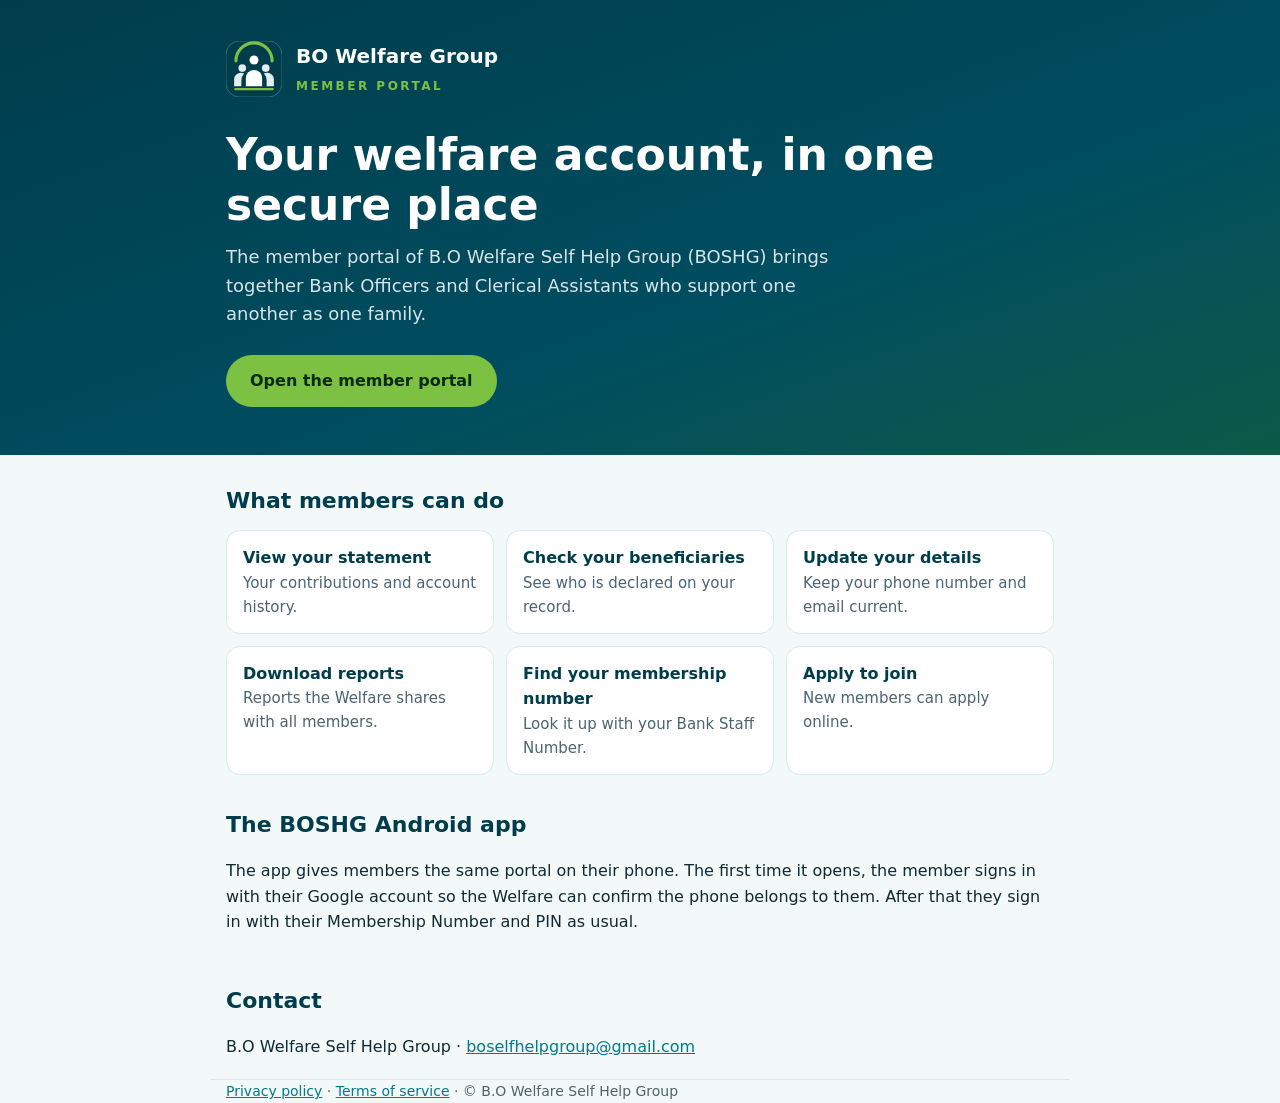
<file: index.html>
<!doctype html>
<html lang="en">
<head>
  <meta charset="utf-8">
  <meta name="viewport" content="width=device-width, initial-scale=1">
  <title>BOSHG Member Portal</title>
  <meta name="description" content="The member portal and Android app of B.O Welfare Self Help Group (BOSHG).">
  <link rel="stylesheet" href="style.css">
</head>
<body>
  <header class="hero">
    <div class="wrap">
      <div class="brand">
        <svg viewBox="8 8 124 124" aria-hidden="true"><rect x="8" y="8" width="124" height="124" rx="30" fill="#003D4C" stroke="rgba(255,255,255,.25)" stroke-width="2"/><path d="M30 52 A40 40 0 0 1 110 52" fill="none" stroke="#7CC142" stroke-width="7" stroke-linecap="round"/><circle cx="70" cy="50" r="10" fill="#fff"/><circle cx="44" cy="68" r="8.5" fill="#fff" opacity=".9"/><circle cx="96" cy="68" r="8.5" fill="#fff" opacity=".9"/><path d="M52 108 V90 a18 18 0 0 1 36 0 V108 Z" fill="#fff"/><path d="M26 108 V93 a15 15 0 0 1 22 -13 a22 22 0 0 0 -6 16 V108 Z" fill="#fff" opacity=".9"/><path d="M114 108 V93 a15 15 0 0 0 -22 -13 a22 22 0 0 1 6 16 V108 Z" fill="#fff" opacity=".9"/><rect x="26" y="112" width="88" height="5" rx="2.5" fill="#7CC142"/></svg>
        <div><b>BO Welfare Group</b><span>Member Portal</span></div>
      </div>
      <h1>Your welfare account, in one secure place</h1>
      <p class="lead">The member portal of B.O Welfare Self Help Group (BOSHG) brings together Bank Officers and Clerical Assistants who support one another as one family.</p>
      <a class="btn" href="https://boselfhelpgroup-main.github.io/portal">Open the member portal</a>
    </div>
  </header>

  <main class="wrap">
    <section>
      <h2>What members can do</h2>
      <ul class="grid">
        <li><b>View your statement</b>Your contributions and account history.</li>
        <li><b>Check your beneficiaries</b>See who is declared on your record.</li>
        <li><b>Update your details</b>Keep your phone number and email current.</li>
        <li><b>Download reports</b>Reports the Welfare shares with all members.</li>
        <li><b>Find your membership number</b>Look it up with your Bank Staff Number.</li>
        <li><b>Apply to join</b>New members can apply online.</li>
      </ul>
    </section>

    <section>
      <h2>The BOSHG Android app</h2>
      <p>The app gives members the same portal on their phone. The first time it opens, the member signs in with their Google account so the Welfare can confirm the phone belongs to them. After that they sign in with their Membership Number and PIN as usual.</p>
    </section>

    <section>
      <h2>Contact</h2>
      <p>B.O Welfare Self Help Group · <a href="mailto:boselfhelpgroup@gmail.com">boselfhelpgroup@gmail.com</a></p>
    </section>
  </main>

  <footer class="wrap">
    <a href="privacy.html">Privacy policy</a> · <a href="terms.html">Terms of service</a> · © B.O Welfare Self Help Group
  </footer>
</body>
</html>
</file>
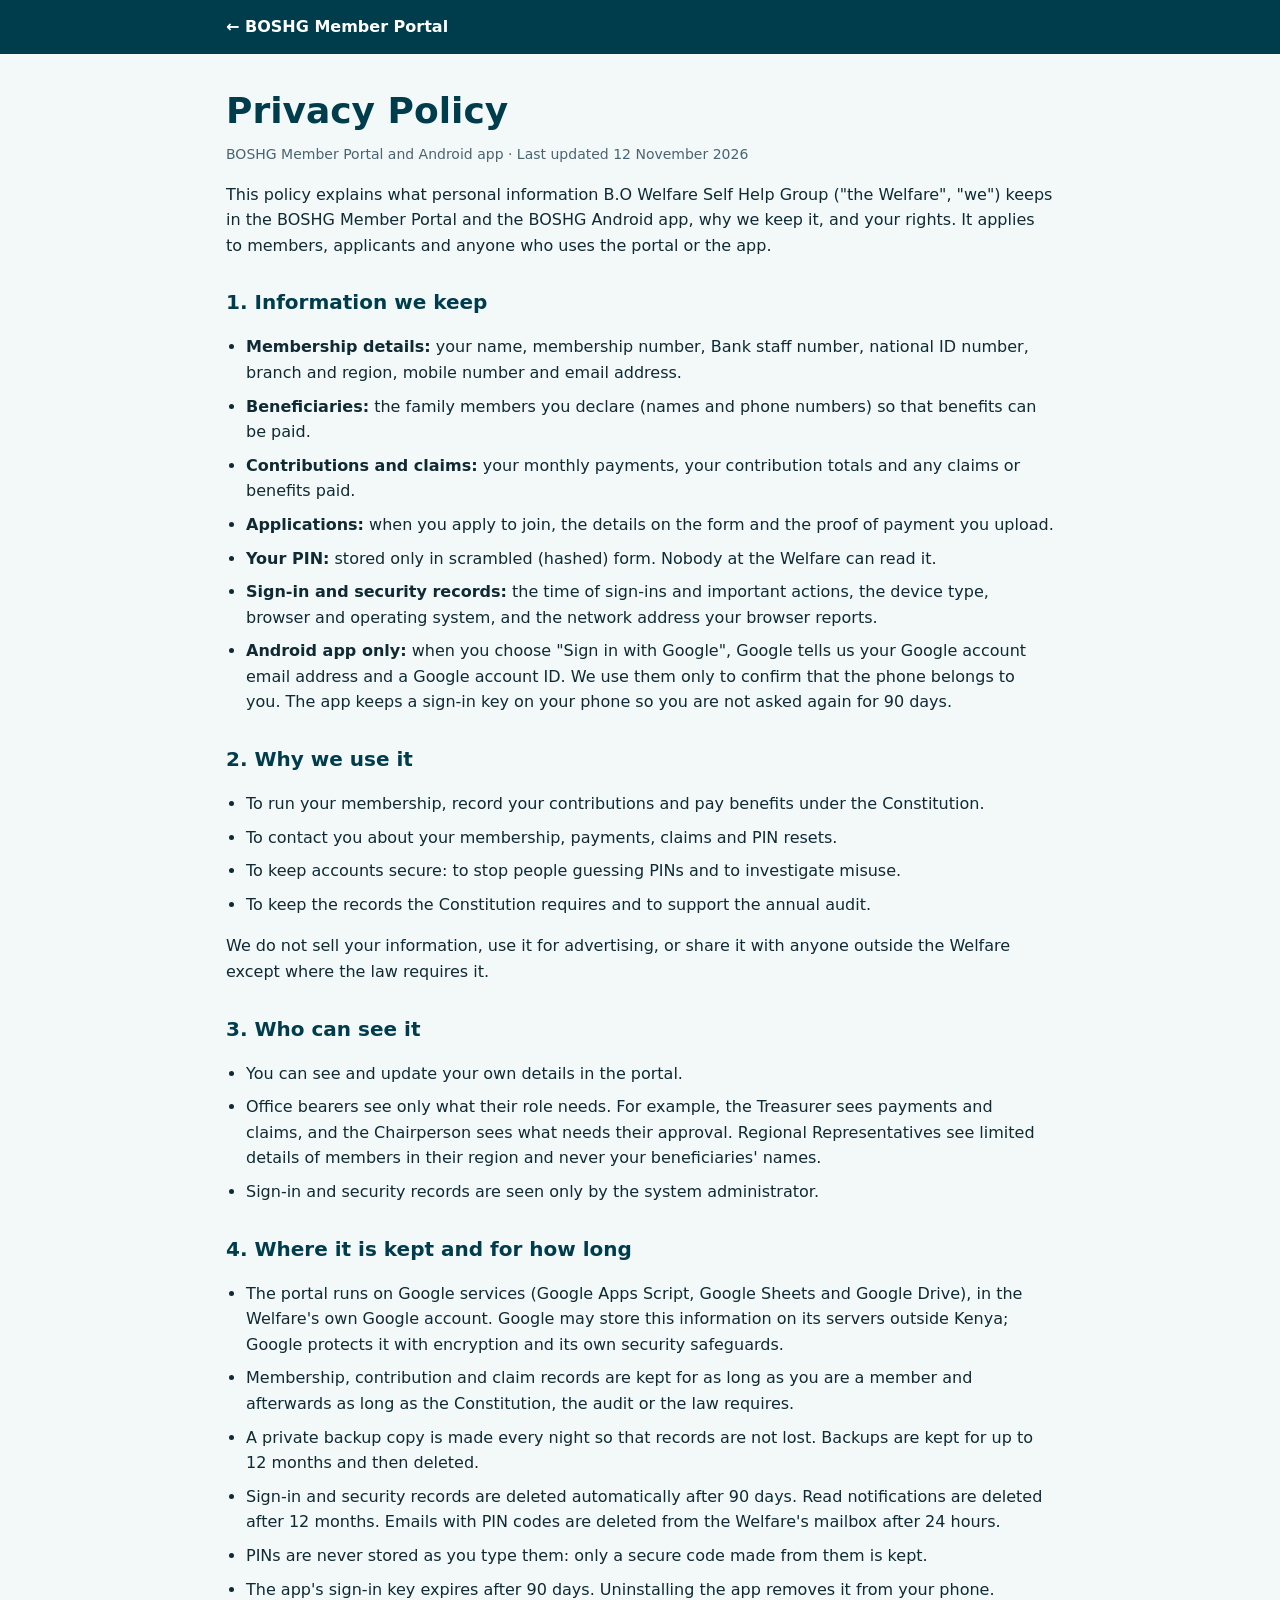
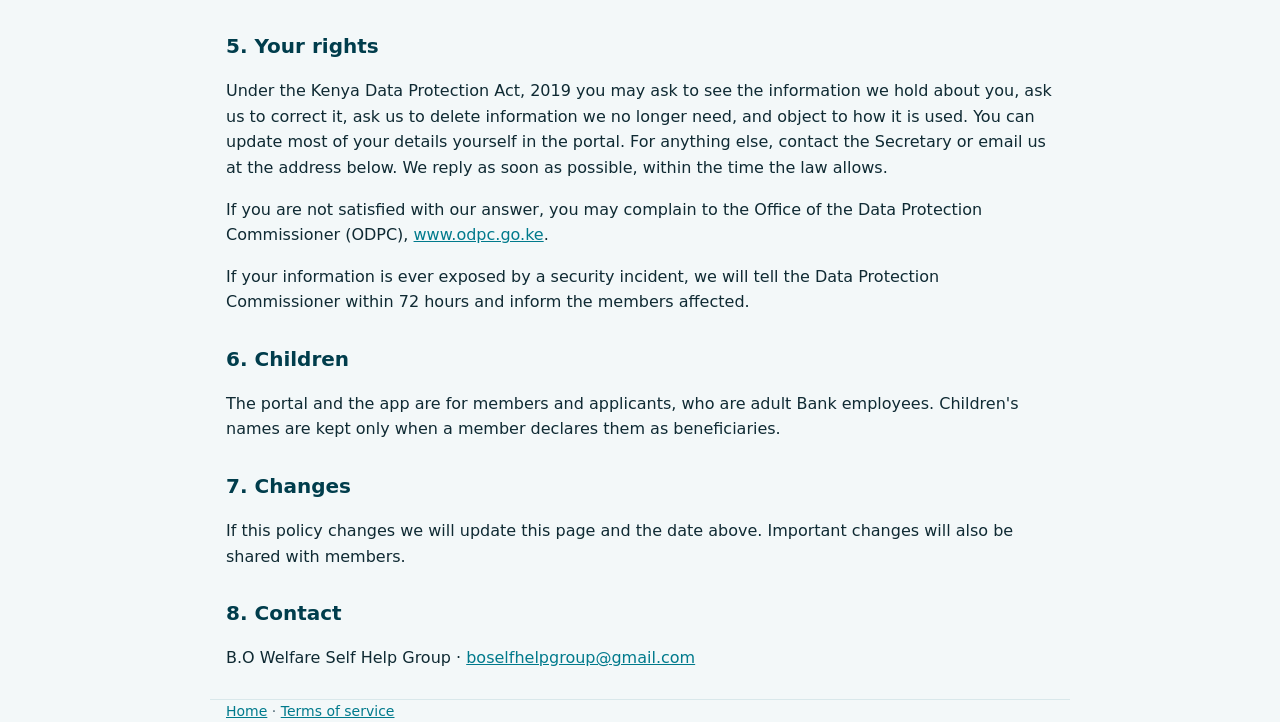
<file: privacy.html>
<!doctype html>
<html lang="en">
<head>
  <meta charset="utf-8">
  <meta name="viewport" content="width=device-width, initial-scale=1">
  <title>Privacy Policy · BOSHG</title>
  <link rel="stylesheet" href="style.css">
</head>
<body>
  <header class="bar"><div class="wrap"><a href="index.html">← BOSHG Member Portal</a></div></header>
  <main class="wrap doc">
    <h1>Privacy Policy</h1>
    <p class="meta">BOSHG Member Portal and Android app · Last updated 12 November 2026</p>

    <p>This policy explains what personal information B.O Welfare Self Help Group ("the Welfare", "we") keeps in the BOSHG Member Portal and the BOSHG Android app, why we keep it, and your rights. It applies to members, applicants and anyone who uses the portal or the app.</p>

    <h2>1. Information we keep</h2>
    <ul>
      <li><b>Membership details:</b> your name, membership number, Bank staff number, national ID number, branch and region, mobile number and email address.</li>
      <li><b>Beneficiaries:</b> the family members you declare (names and phone numbers) so that benefits can be paid.</li>
      <li><b>Contributions and claims:</b> your monthly payments, your contribution totals and any claims or benefits paid.</li>
      <li><b>Applications:</b> when you apply to join, the details on the form and the proof of payment you upload.</li>
      <li><b>Your PIN:</b> stored only in scrambled (hashed) form. Nobody at the Welfare can read it.</li>
      <li><b>Sign-in and security records:</b> the time of sign-ins and important actions, the device type, browser and operating system, and the network address your browser reports.</li>
      <li><b>Android app only:</b> when you choose "Sign in with Google", Google tells us your Google account email address and a Google account ID. We use them only to confirm that the phone belongs to you. The app keeps a sign-in key on your phone so you are not asked again for 90 days.</li>
    </ul>

    <h2>2. Why we use it</h2>
    <ul>
      <li>To run your membership, record your contributions and pay benefits under the Constitution.</li>
      <li>To contact you about your membership, payments, claims and PIN resets.</li>
      <li>To keep accounts secure: to stop people guessing PINs and to investigate misuse.</li>
      <li>To keep the records the Constitution requires and to support the annual audit.</li>
    </ul>
    <p>We do not sell your information, use it for advertising, or share it with anyone outside the Welfare except where the law requires it.</p>

    <h2>3. Who can see it</h2>
    <ul>
      <li>You can see and update your own details in the portal.</li>
      <li>Office bearers see only what their role needs. For example, the Treasurer sees payments and claims, and the Chairperson sees what needs their approval. Regional Representatives see limited details of members in their region and never your beneficiaries' names.</li>
      <li>Sign-in and security records are seen only by the system administrator.</li>
    </ul>

    <h2>4. Where it is kept and for how long</h2>
    <ul>
      <li>The portal runs on Google services (Google Apps Script, Google Sheets and Google Drive), in the Welfare's own Google account. Google may store this information on its servers outside Kenya; Google protects it with encryption and its own security safeguards.</li>
      <li>Membership, contribution and claim records are kept for as long as you are a member and afterwards as long as the Constitution, the audit or the law requires.</li>
      <li>A private backup copy is made every night so that records are not lost. Backups are kept for up to 12 months and then deleted.</li>
      <li>Sign-in and security records are deleted automatically after 90 days. Read notifications are deleted after 12 months. Emails with PIN codes are deleted from the Welfare's mailbox after 24 hours.</li>
      <li>PINs are never stored as you type them: only a secure code made from them is kept.</li>
      <li>The app's sign-in key expires after 90 days. Uninstalling the app removes it from your phone.</li>
    </ul>

    <h2>5. Your rights</h2>
    <p>Under the Kenya Data Protection Act, 2019 you may ask to see the information we hold about you, ask us to correct it, ask us to delete information we no longer need, and object to how it is used. You can update most of your details yourself in the portal. For anything else, contact the Secretary or email us at the address below. We reply as soon as possible, within the time the law allows.</p>
    <p>If you are not satisfied with our answer, you may complain to the Office of the Data Protection Commissioner (ODPC), <a href="https://www.odpc.go.ke" rel="noopener">www.odpc.go.ke</a>.</p>
    <p>If your information is ever exposed by a security incident, we will tell the Data Protection Commissioner within 72 hours and inform the members affected.</p>

    <h2>6. Children</h2>
    <p>The portal and the app are for members and applicants, who are adult Bank employees. Children's names are kept only when a member declares them as beneficiaries.</p>

    <h2>7. Changes</h2>
    <p>If this policy changes we will update this page and the date above. Important changes will also be shared with members.</p>

    <h2>8. Contact</h2>
    <p>B.O Welfare Self Help Group · <a href="mailto:boselfhelpgroup@gmail.com">boselfhelpgroup@gmail.com</a></p>
  </main>
  <footer class="wrap"><a href="index.html">Home</a> · <a href="terms.html">Terms of service</a></footer>
</body>
</html>
</file>
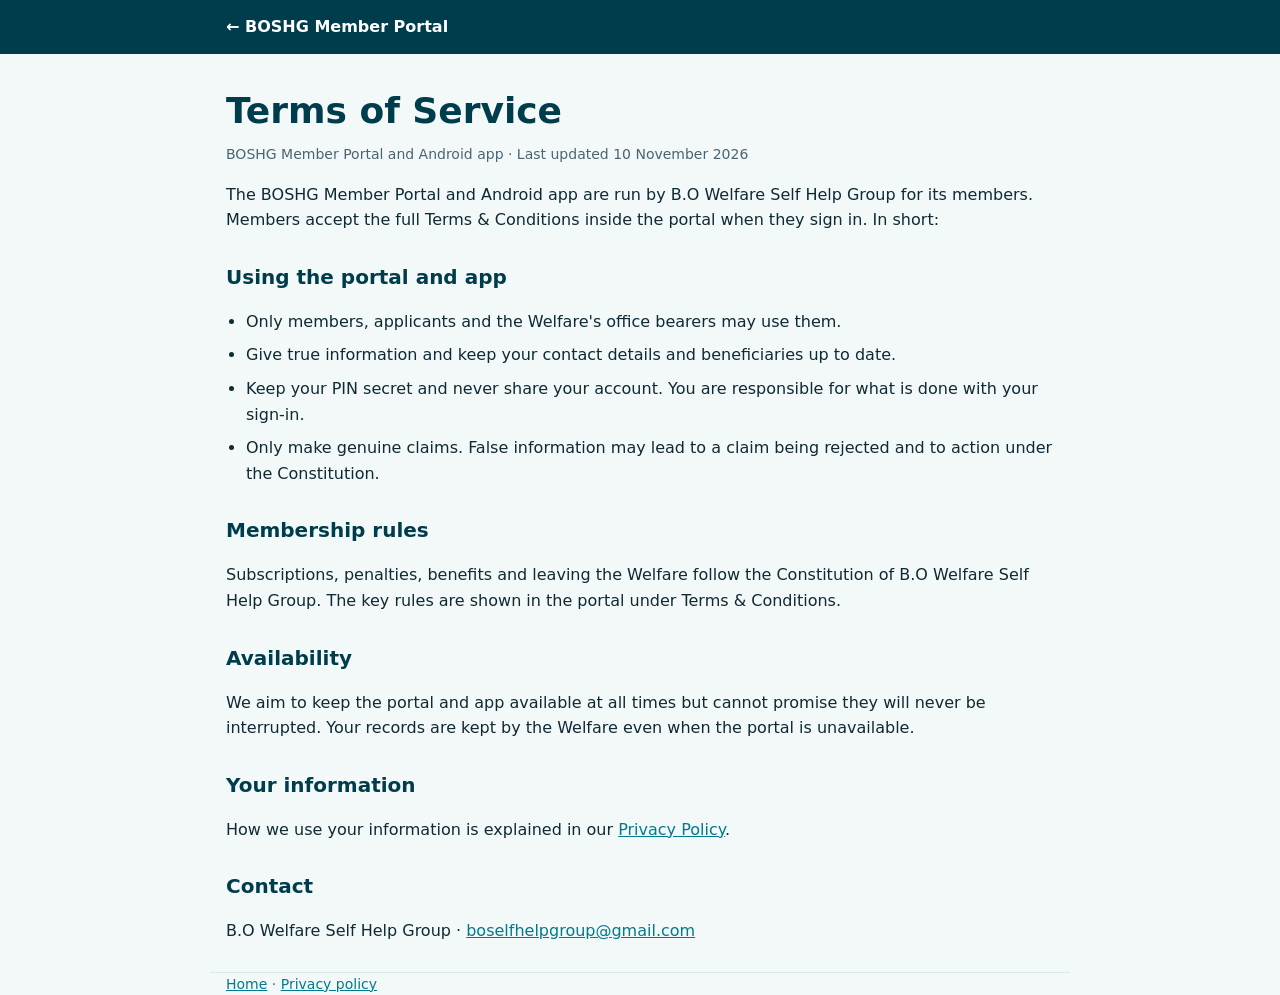
<file: terms.html>
<!doctype html>
<html lang="en">
<head>
  <meta charset="utf-8">
  <meta name="viewport" content="width=device-width, initial-scale=1">
  <title>Terms of Service · BOSHG</title>
  <link rel="stylesheet" href="style.css">
</head>
<body>
  <header class="bar"><div class="wrap"><a href="index.html">← BOSHG Member Portal</a></div></header>
  <main class="wrap doc">
    <h1>Terms of Service</h1>
    <p class="meta">BOSHG Member Portal and Android app · Last updated 10 November 2026</p>

    <p>The BOSHG Member Portal and Android app are run by B.O Welfare Self Help Group for its members. Members accept the full Terms &amp; Conditions inside the portal when they sign in. In short:</p>

    <h2>Using the portal and app</h2>
    <ul>
      <li>Only members, applicants and the Welfare's office bearers may use them.</li>
      <li>Give true information and keep your contact details and beneficiaries up to date.</li>
      <li>Keep your PIN secret and never share your account. You are responsible for what is done with your sign-in.</li>
      <li>Only make genuine claims. False information may lead to a claim being rejected and to action under the Constitution.</li>
    </ul>

    <h2>Membership rules</h2>
    <p>Subscriptions, penalties, benefits and leaving the Welfare follow the Constitution of B.O Welfare Self Help Group. The key rules are shown in the portal under Terms &amp; Conditions.</p>

    <h2>Availability</h2>
    <p>We aim to keep the portal and app available at all times but cannot promise they will never be interrupted. Your records are kept by the Welfare even when the portal is unavailable.</p>

    <h2>Your information</h2>
    <p>How we use your information is explained in our <a href="privacy.html">Privacy Policy</a>.</p>

    <h2>Contact</h2>
    <p>B.O Welfare Self Help Group · <a href="mailto:boselfhelpgroup@gmail.com">boselfhelpgroup@gmail.com</a></p>
  </main>
  <footer class="wrap"><a href="index.html">Home</a> · <a href="privacy.html">Privacy policy</a></footer>
</body>
</html>
</file>
<file: style.css>
:root { --teal:#003D4C; --teal-2:#004D60; --green:#7CC142; --ink:#0F2A33; --mute:#4B6470; --bg:#F3F8F9; --line:#D9E8EB; }
* { box-sizing:border-box; }
html { -webkit-text-size-adjust:100%; }
body { margin:0; font-family:"Open Sans", system-ui, -apple-system, "Segoe UI", Roboto, sans-serif; color:var(--ink); background:var(--bg); line-height:1.6; }
a { color:#007A8C; }
.wrap { max-width:860px; margin:0 auto; padding:0 16px; }
.hero { background:linear-gradient(160deg,#003D4C 0%,#004D60 60%,#0E5A48 100%); color:#fff; padding:40px 0 48px; }
.brand { display:flex; align-items:center; gap:14px; }
.brand svg { width:56px; height:56px; flex:none; }
.brand b { display:block; font-size:20px; }
.brand span { color:var(--green); font-size:12px; font-weight:700; letter-spacing:2.5px; text-transform:uppercase; }
.hero h1 { font-size:clamp(28px,6vw,44px); line-height:1.15; margin:32px 0 12px; }
.lead { font-size:18px; color:rgba(255,255,255,.85); max-width:640px; margin:0; }
.btn { display:inline-block; margin-top:26px; background:var(--green); color:#0B2A12; font-weight:800; text-decoration:none; padding:13px 24px; border-radius:30px; }
main section { padding:28px 0 4px; }
h2 { color:var(--teal); font-size:22px; margin:0 0 12px; }
.grid { list-style:none; padding:0; margin:0; display:grid; grid-template-columns:repeat(auto-fit,minmax(min(240px,100%),1fr)); gap:12px; }
.grid li { background:#fff; border:1px solid var(--line); border-radius:14px; padding:14px 16px; color:var(--mute); font-size:15px; }
.grid li b { display:block; color:var(--teal); font-size:16px; }
.bar { background:var(--teal); padding:14px 0; }
.bar a { color:#fff; text-decoration:none; font-weight:600; }
.doc { padding-top:28px; padding-bottom:12px; }
.doc h1 { color:var(--teal); font-size:clamp(26px,5vw,36px); margin:0; }
.doc h2 { margin-top:28px; font-size:20px; }
.doc ul { padding-left:20px; }
.doc li { margin-bottom:8px; }
.meta { color:var(--mute); font-size:14px; margin-top:4px; }
footer { padding:32px 16px 40px; color:var(--mute); font-size:14px; border-top:1px solid var(--line); margin-top:32px; }
</file>
